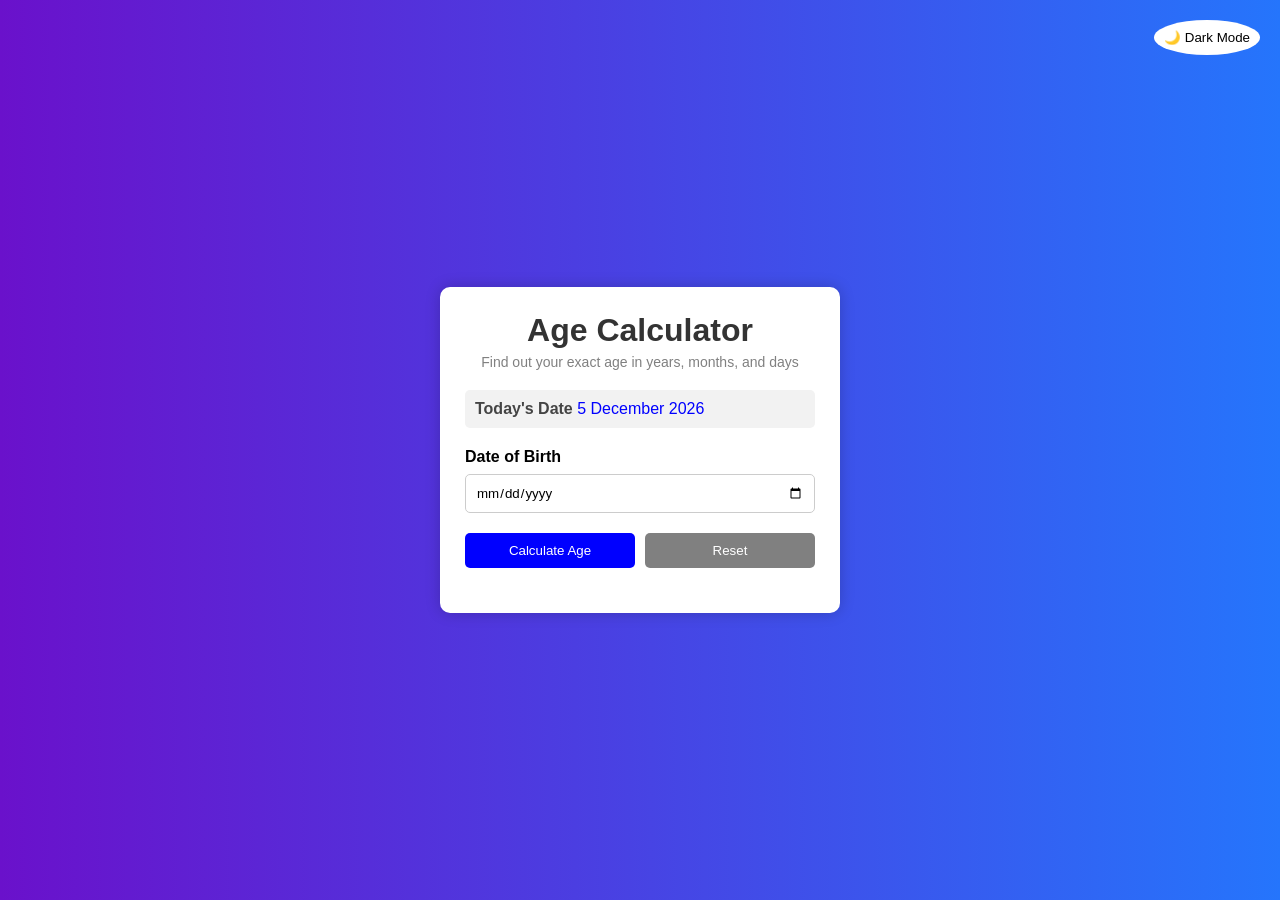
<file: Age_Calculator/index.html>
<!DOCTYPE html>
<html lang="en">
<head>
    <meta charset="UTF-8">
    <meta name="viewport" content="width=device-width, initial-scale=1.0">
    <title>Age Calculator</title>
    <link rel="stylesheet" href="style.css">
</head>
<body>

    <!--Theme Toggle Button  -->
    <button id="themeToggle" class="theme-toggle">🌙 Dark Mode</button>

    <!-- Main Container  -->
    <div class="container">

        <!-- Header  -->
        <div class="header">
            <h1>Age Calculator</h1>
            <p>Find out your exact age in years, months, and days</p>
        </div>

        <!--Today's Date Display -->
        <div class="today-date" id="todayDate">
            <span class="label">Today's Date</span>
            <span class="date-value" id="dateValue">--</span>
        </div>

        <!-- Input Section  -->
        <div class="input-section">
            <label for="dobInput">Date of Birth</label>
            <input type="date" id="dobInput">

            <!--  Error Message  -->
            <div id="errorMessage" class="error-message"></div>
        </div>

        <!-- Button Row  -->
        <div class="button-row">
            <button id="calcBtn" class="btn btn-primary">Calculate Age</button>
            <button id="resetBtn" class="btn btn-secondary">Reset</button>
        </div>

        <!-- Result Card  -->
        <div id="resultCard" class="result-card hidden">
            <h2>Your Age</h2>
            <div class="result-row">
                <div class="result-box">
                    <span class="result-number" id="yearsDisplay">0</span>
                    <span class="result-label">Years</span>
                </div>
                <div class="result-box">
                    <span class="result-number" id="monthsDisplay">0</span>
                    <span class="result-label">Months</span>
                </div>
                <div class="result-box">
                    <span class="result-number" id="daysDisplay">0</span>
                    <span class="result-label">Days</span>
                </div>
            </div>

            <!-- Bonus Info Section -->
            <div class="bonus-info">
                <div class="info-item">
                    <span class="info-label">Days Lived</span>
                    <span class="info-value" id="daysLived">--</span>
                </div>
                <div class="info-item">
                    <span class="info-label">Next Birthday</span>
                    <span class="info-value" id="nextBirthday">--</span>
                </div>
                <div class="info-item">
                    <span class="info-label">Age Category</span>
                    <span class="info-value" id="ageCategory">--</span>
                </div>
                <div class="info-item">
                    <span class="info-label">Birthday Wish</span>
                    <span class="info-value" id="birthdayWish">--</span>
                </div>
            </div>
        </div>

    </div>

    <script src="script.js"></script>

</body>
</html>
</file>
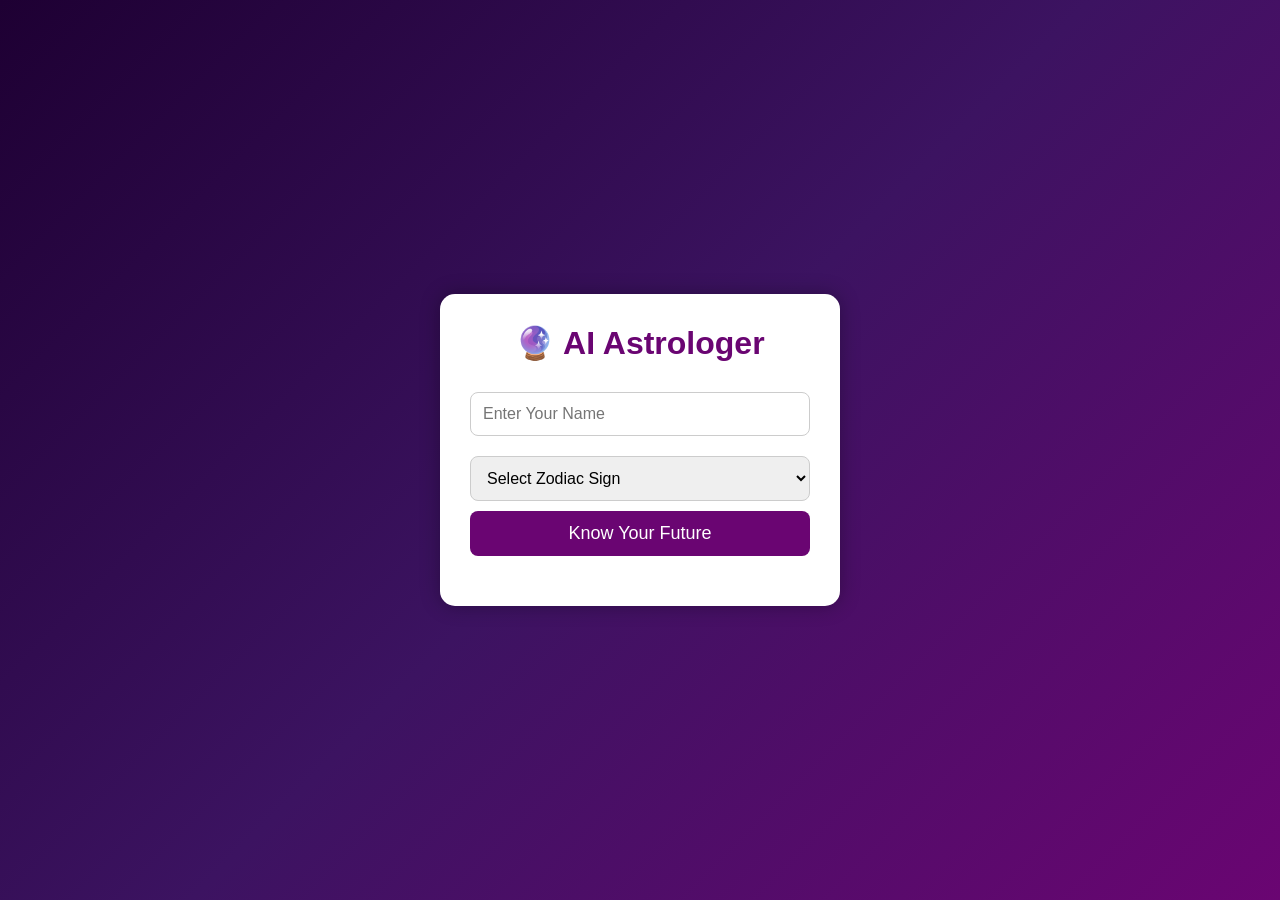
<file: Astrology/index.html>
<!DOCTYPE html>
<html lang="en">
<head>
    <meta charset="UTF-8">
    <meta name="viewport" content="width=device-width, initial-scale=1.0">
    <title>Astrologer</title>
    <link rel="stylesheet" href="style.css">
</head>
<body>

<div class="container">
    <h1>🔮 AI Astrologer</h1>

    <input type="text" id="name" placeholder="Enter Your Name">

    <select id="zodiac">
        <option value="">Select Zodiac Sign</option>
        <option>Aries</option>
        <option>Taurus</option>
        <option>Gemini</option>
        <option>Cancer</option>
        <option>Leo</option>
        <option>Virgo</option>
        <option>Libra</option>
        <option>Scorpio</option>
        <option>Sagittarius</option>
        <option>Capricorn</option>
        <option>Aquarius</option>
        <option>Pisces</option>
    </select>

    <button onclick="predict()">Know Your Future</button>

    <div id="result"></div>
</div>

<script src="script.js"></script>

</body>
</html>
</file>
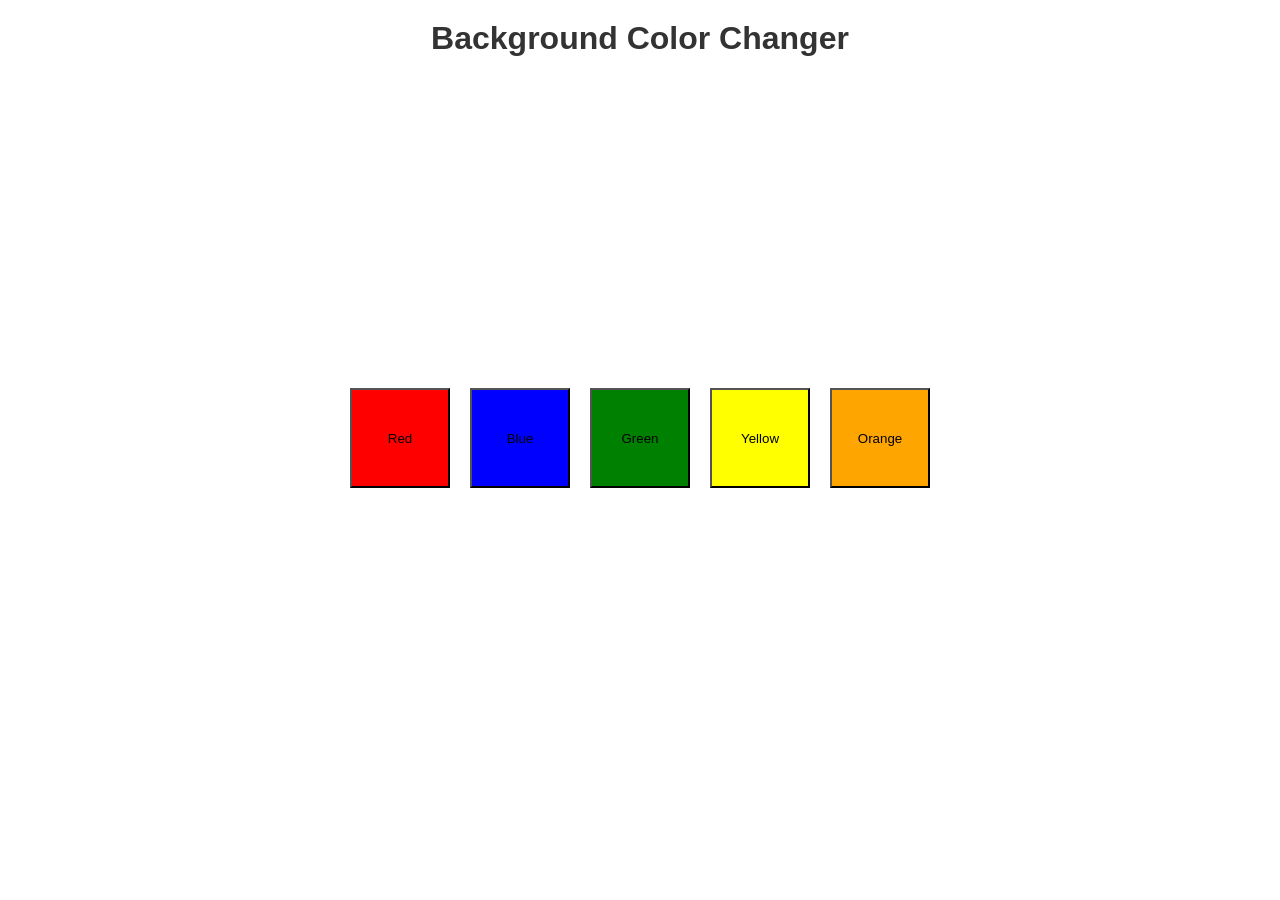
<file: Background_Color_Changer/index.html>
<!DOCTYPE html>
<html lang="en">
<head>
    <meta charset="UTF-8">
    <meta name="viewport" content="width=device-width, initial-scale=1.0">
    <title>Background-Color-Changer</title>
    <link rel="stylesheet" href="style.css">
</head>
<body>
    <h1>Background Color Changer</h1>
    <div class="container">
        <button id="red">Red</button>
        <button id="blue">Blue</button>
        <button id="green">Green</button>
        <button id="yellow">Yellow</button>
        <button id="orange">Orange</button>
    </div>
    <script src="script.js"></script>
</body>
</html>
</file>
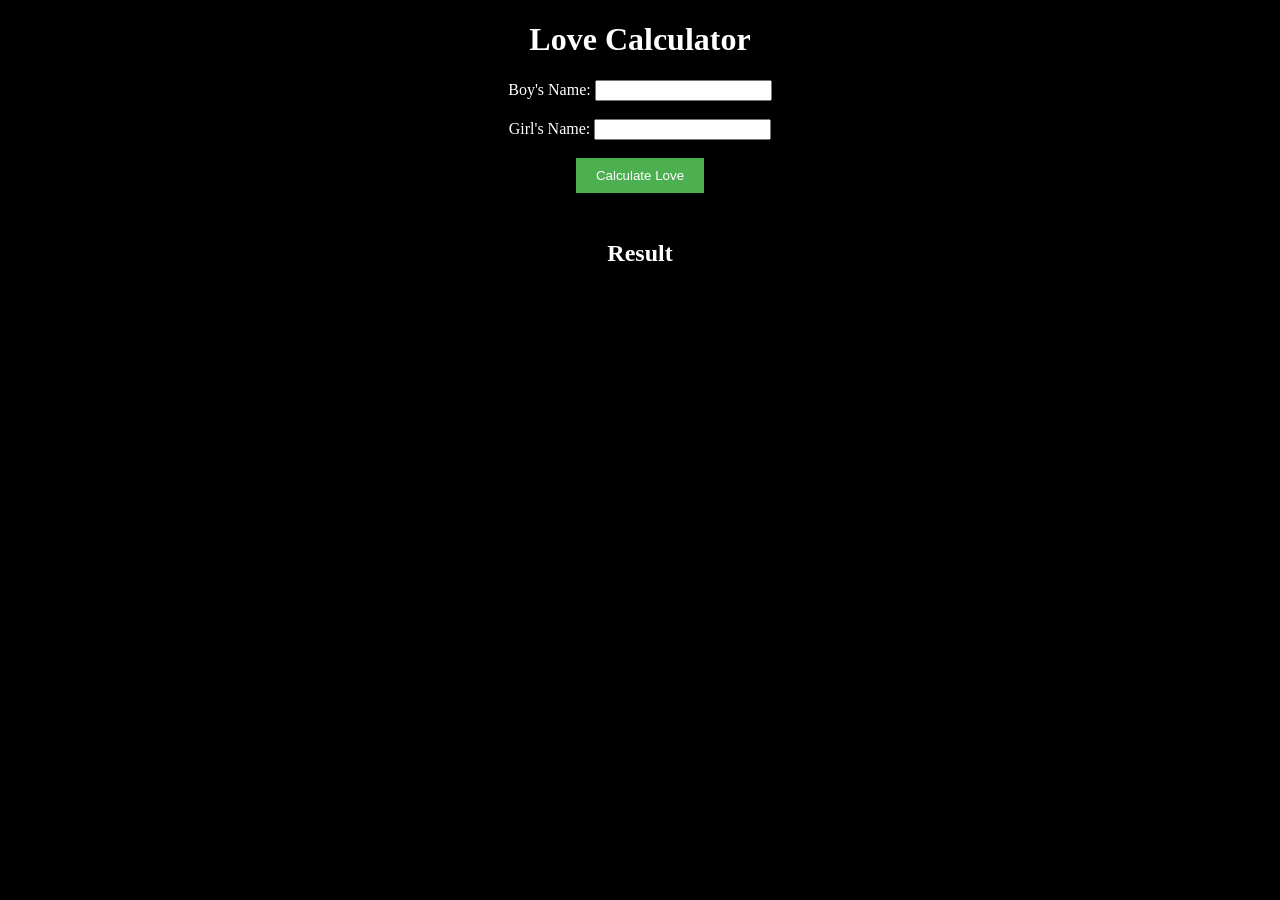
<file: Love_Calculator/index.html>
<!DOCTYPE html>
<html lang="en">
<head>
    <meta charset="UTF-8">
    <meta name="viewport" content="width=device-width, initial-scale=1.0">
    <title>Love Calculator</title>
    <link rel="stylesheet" href="style.css">
</head>
<body style= "background-color: black; color: white; text-align: center;">
    <div>
        <h1>Love Calculator</h1>
        <form>
            <label for="Boy" required>Boy's Name:</label>
            <input type="text" id="Boy" name="Boy" required>
            <br>
            <br>
            <label for="Girl" required>Girl's Name:</label>
            <input type="text" id="Girl" name="Girl" required>
            <br>
            <br>
            <button type="submit">Calculate Love <br></button>
        </form>
        <h2 id="result"> <br>Result</h2>
    </div>
    <script src="script.js"></script>
</body>
</html>
</file>
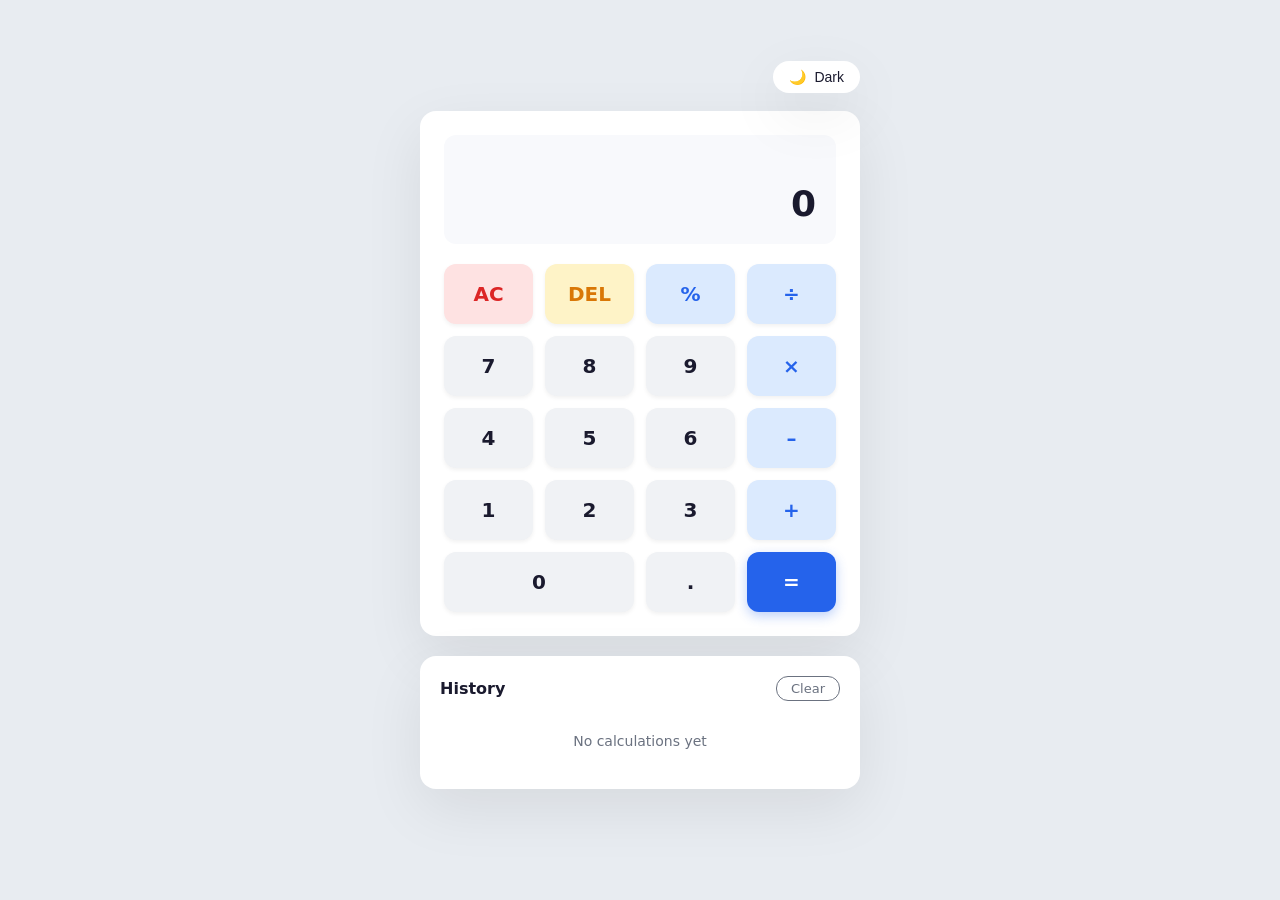
<file: Modern-Calculator/index.html>
<!DOCTYPE html>
<html lang="en">
<head>
  <meta charset="UTF-8" />
  <meta name="viewport" content="width=device-width, initial-scale=1.0" />
  <title>Modern Calculator</title>
  <link rel="stylesheet" href="style.css" />
</head>
<body>

  <div class="container">

    <!-- Theme Toggle Button -->
    <button id="theme-toggle" class="theme-toggle" title="Toggle Theme">
      <span id="theme-icon">🌙</span>
      <span id="theme-label">Dark</span>
    </button>

    <!-- Calculator Wrapper -->
    <div class="calculator">

      <!-- Display Section -->
      <div class="display">
        <div class="expression" id="expression"></div>
        <div class="result" id="result">0</div>
      </div>

      <!-- Button Grid -->
      <div class="buttons">
        <button class="btn btn-clear" data-value="AC">AC</button>
        <button class="btn btn-del" data-value="DEL">DEL</button>
        <button class="btn btn-operator" data-value="%">%</button>
        <button class="btn btn-operator" data-value="/">÷</button>

        <button class="btn btn-number" data-value="7">7</button>
        <button class="btn btn-number" data-value="8">8</button>
        <button class="btn btn-number" data-value="9">9</button>
        <button class="btn btn-operator" data-value="*">×</button>

        <button class="btn btn-number" data-value="4">4</button>
        <button class="btn btn-number" data-value="5">5</button>
        <button class="btn btn-number" data-value="6">6</button>
        <button class="btn btn-operator" data-value="-">–</button>

        <button class="btn btn-number" data-value="1">1</button>
        <button class="btn btn-number" data-value="2">2</button>
        <button class="btn btn-number" data-value="3">3</button>
        <button class="btn btn-operator" data-value="+">+</button>

        <button class="btn btn-number btn-zero" data-value="0">0</button>
        <button class="btn btn-number" data-value=".">.</button>
        <button class="btn btn-equal" data-value="=">=</button>
      </div>

    </div>

    <!-- History Section -->
    <div class="history">
      <div class="history-header">
        <h3>History</h3>
        <button id="clear-history" class="clear-history-btn">Clear</button>
      </div>
      <div class="history-list" id="history-list">
        <p class="history-empty">No calculations yet</p>
      </div>
    </div>

  </div>

  <script src="script.js"></script>
</body>
</html>
</file>
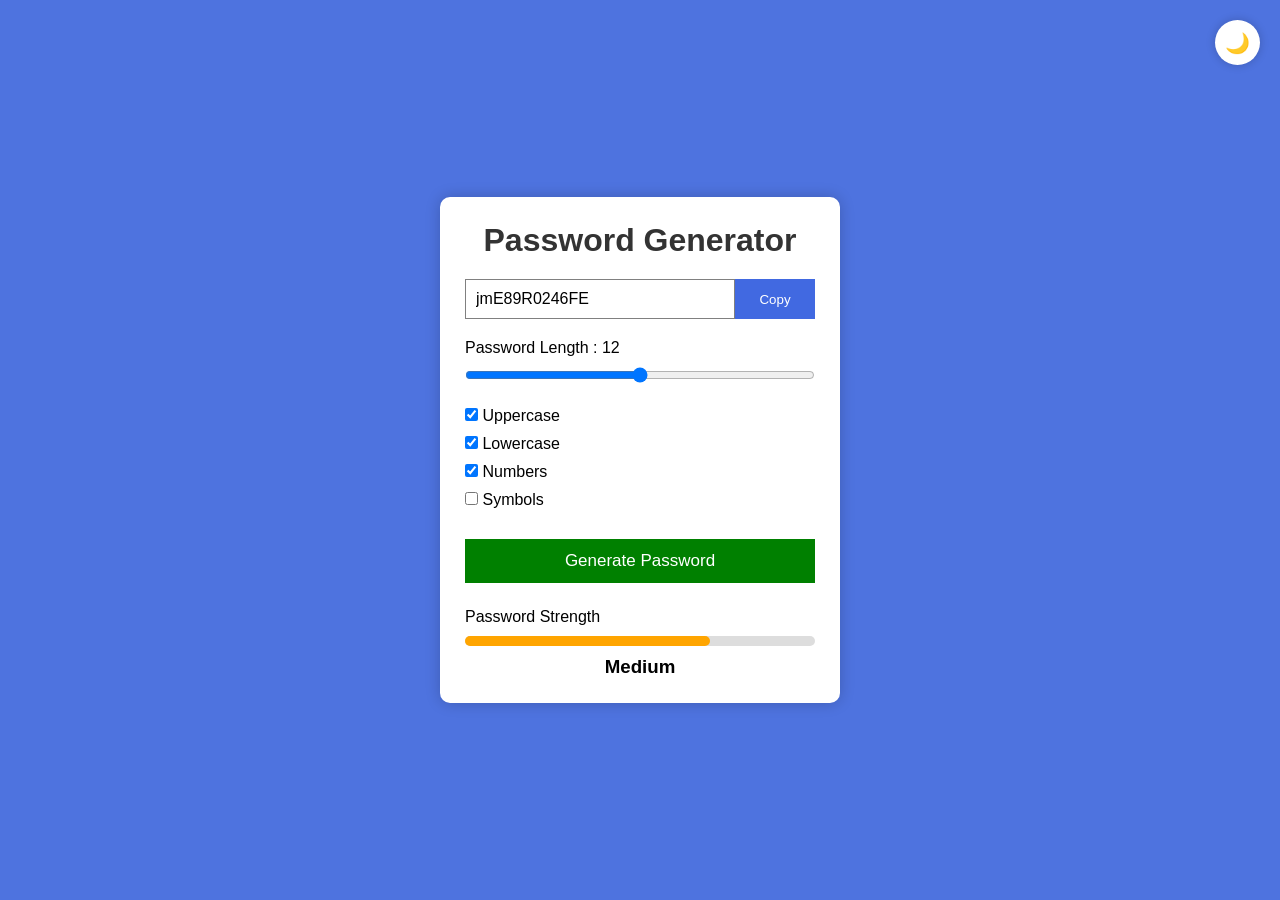
<file: password_generator/index.html>
<!DOCTYPE html>
<html lang="en">

<head>

    <meta charset="UTF-8">
    <meta name="viewport" content="width=device-width, initial-scale=1.0">

    <title>Password Generator</title>

    <link rel="stylesheet" href="style.css">

</head>

<body>
<div class="theme">
    <button id="themeBtn">🌙</button>
</div>
    <div class="container">
      

        <h1>Password Generator</h1>

        <div class="password-box">

            <input type="text" id="password" readonly>

            <button id="copyBtn">Copy</button>

        </div>

        <div class="length">

            <label>Password Length :
                <span id="lengthValue">12</span>
            </label>

            <input type="range" min="4" max="20" value="12" id="length">

        </div>

        <div class="options">

            <div>
                <input type="checkbox" id="upper" checked>
                <label>Uppercase</label>
            </div>

            <div>
                <input type="checkbox" id="lower" checked>
                <label>Lowercase</label>
            </div>

            <div>
                <input type="checkbox" id="number" checked>
                <label>Numbers</label>
            </div>

            <div>
                <input type="checkbox" id="symbol">
                <label>Symbols</label>
            </div>

        </div>

        <button class="generate" id="generateBtn">
            Generate Password
        </button>

        <div class="strength">

            <p>Password Strength</p>

            <div class="bar">

                <div class="fill" id="fill"></div>

            </div>

            <h3 id="status">Medium</h3>

        </div>

    </div>

    <script src="script.js"></script>

</body>

</html>
</file>
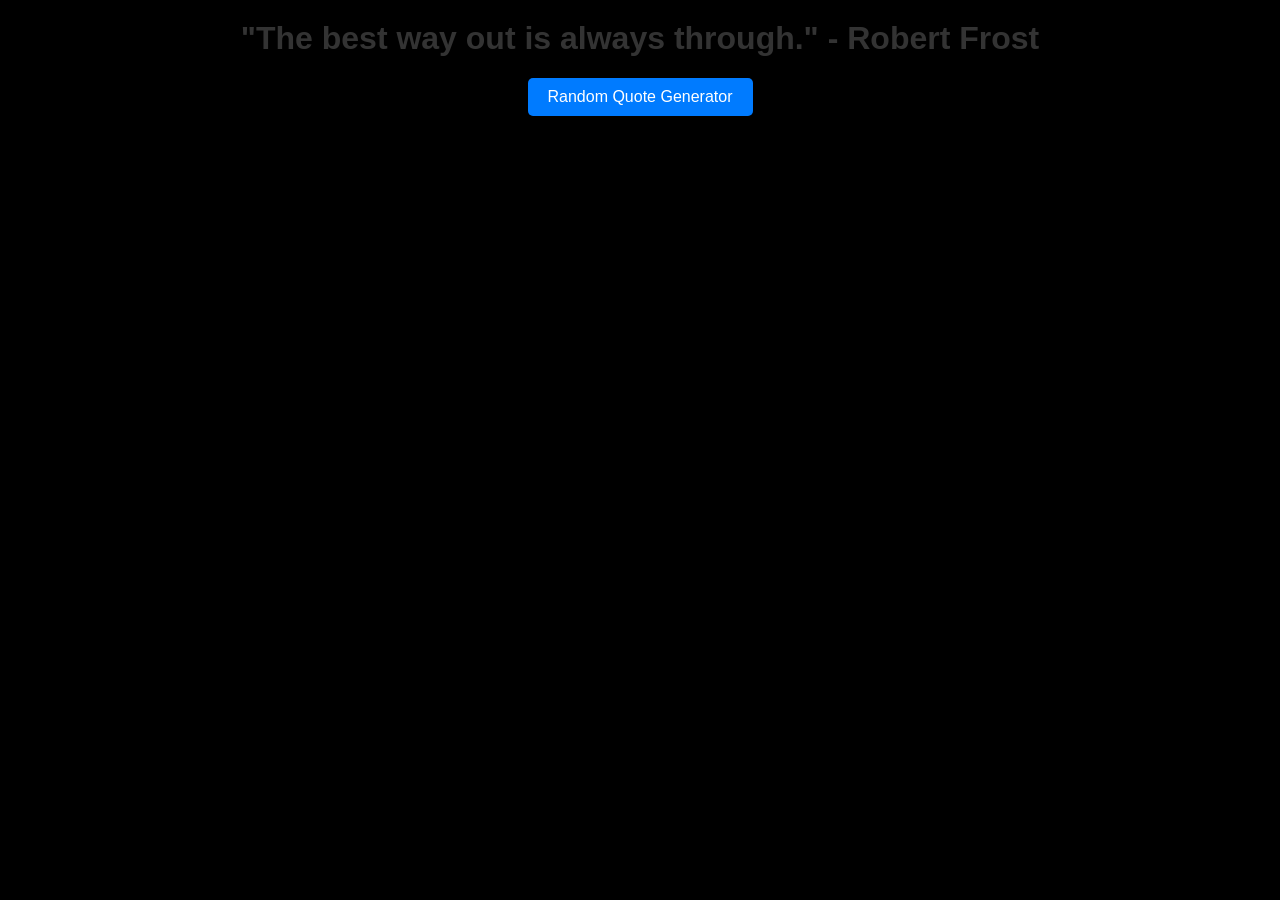
<file: Random_Quote_Generator/index.html>
<!DOCTYPE html>
<html lang="en">
<head>
    <meta charset="UTF-8">
    <meta name="viewport" content="width=device-width, initial-scale=1.0">

    <!-- CSS File Link -->
    <link rel="stylesheet" href="style.css">

    <title>Random Quote Generator</title>
</head>
<body>
    <h1 id="quote">"The best way out is always through." - Robert Frost</h1>

    <button id="generate-btn">Random Quote Generator</button>
    <script src="script.js"></script>
</body>
</body>
</html>
</file>
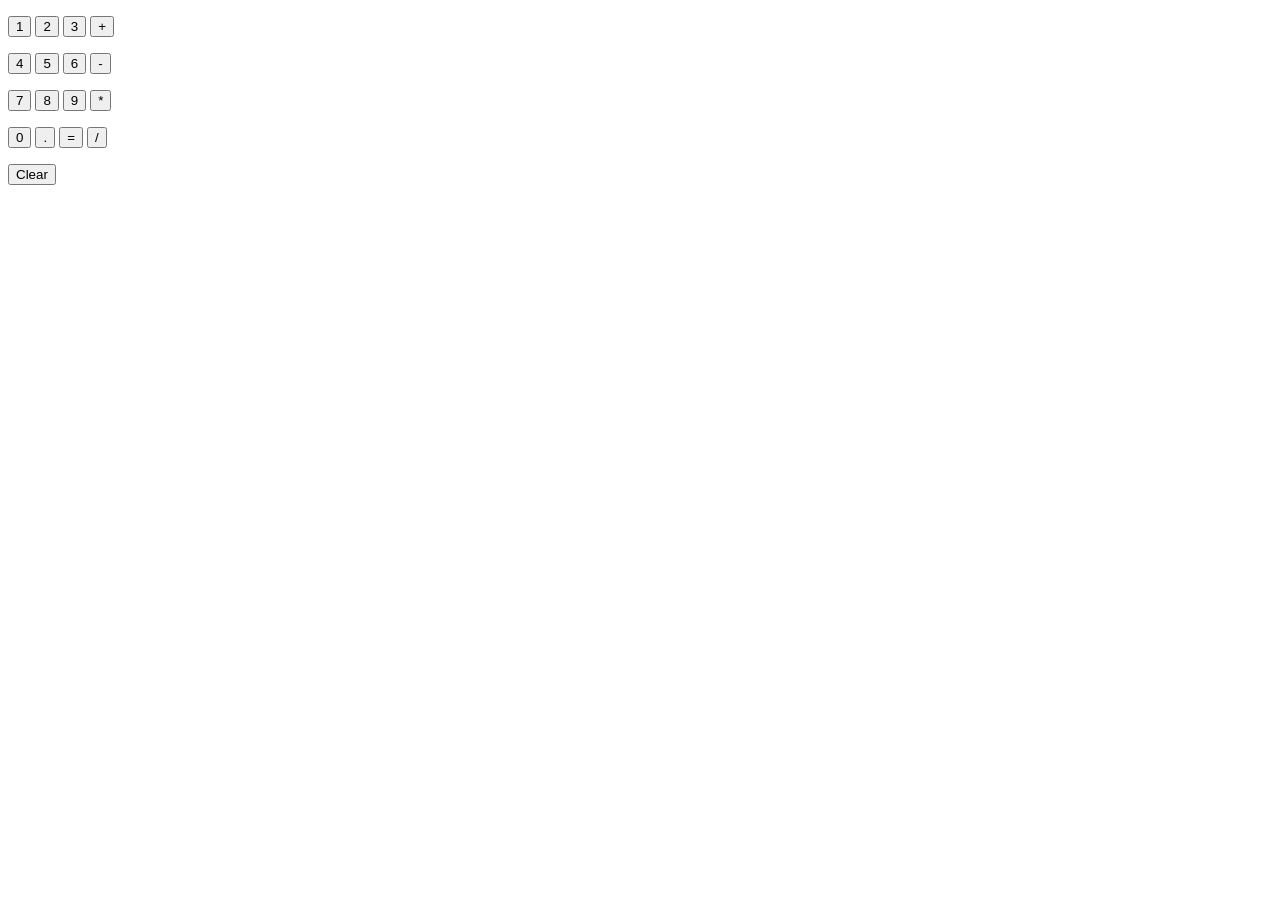
<file: calculation.html>
<!DOCTYPE html>
<html>
  <head></head>
  <body>
    <p>
      <button onclick="
        calculation += '1';
        console.log(calculation);
      ">1</button>

      <button onclick="
        calculation += '2';
        console.log(calculation);
      ">2</button>

      <button onclick="
        calculation += '3';
        console.log(calculation);
      ">3</button>

      <button onclick="
        calculation += ' + ';
        console.log(calculation);
      ">+</button>
    </p>

    <p>
      <button onclick="
        calculation += '4';
        console.log(calculation);
      ">4</button>

      <button onclick="
        calculation += '5';
        console.log(calculation);
      ">5</button>

      <button onclick="
        calculation += '6';
        console.log(calculation);
      ">6</button>

      <button onclick="
        calculation += ' - ';
        console.log(calculation);
      ">-</button>
    </p>

    <p>
      <button onclick="
        calculation += '7';
        console.log(calculation);
      ">7</button>

      <button onclick="
        calculation += '8';
        console.log(calculation);
      ">8</button>

      <button onclick="
        calculation += '9';
        console.log(calculation);
      ">9</button>

      <button onclick="
        calculation += ' * ';
        console.log(calculation);
      ">*</button>
    </p>

    <p>
      <button onclick="
        calculation += '0';
        console.log(calculation);
      ">0</button>

      <button onclick="
        calculation += '.';
        console.log(calculation);
      ">.</button>

      <button onclick="
        // Note: eval() takes a string and runs it as code.
        // Avoid using eval() in real world projects since
        // it can potentially be given harmful code to run.
        // Only use eval() for learning purposes.
        calculation = eval(calculation);
        console.log(calculation);
      ">=</button>

      <button onclick="
        calculation += ' / ';
        console.log(calculation);
      ">/</button>
    </p>

    <p>
      <button onclick="
        calculation = '';
        console.log('Cleared.');
      ">Clear</button>
    </p>

    <script>
      let calculation = '';
    </script>
  </body>
</html>
</file>
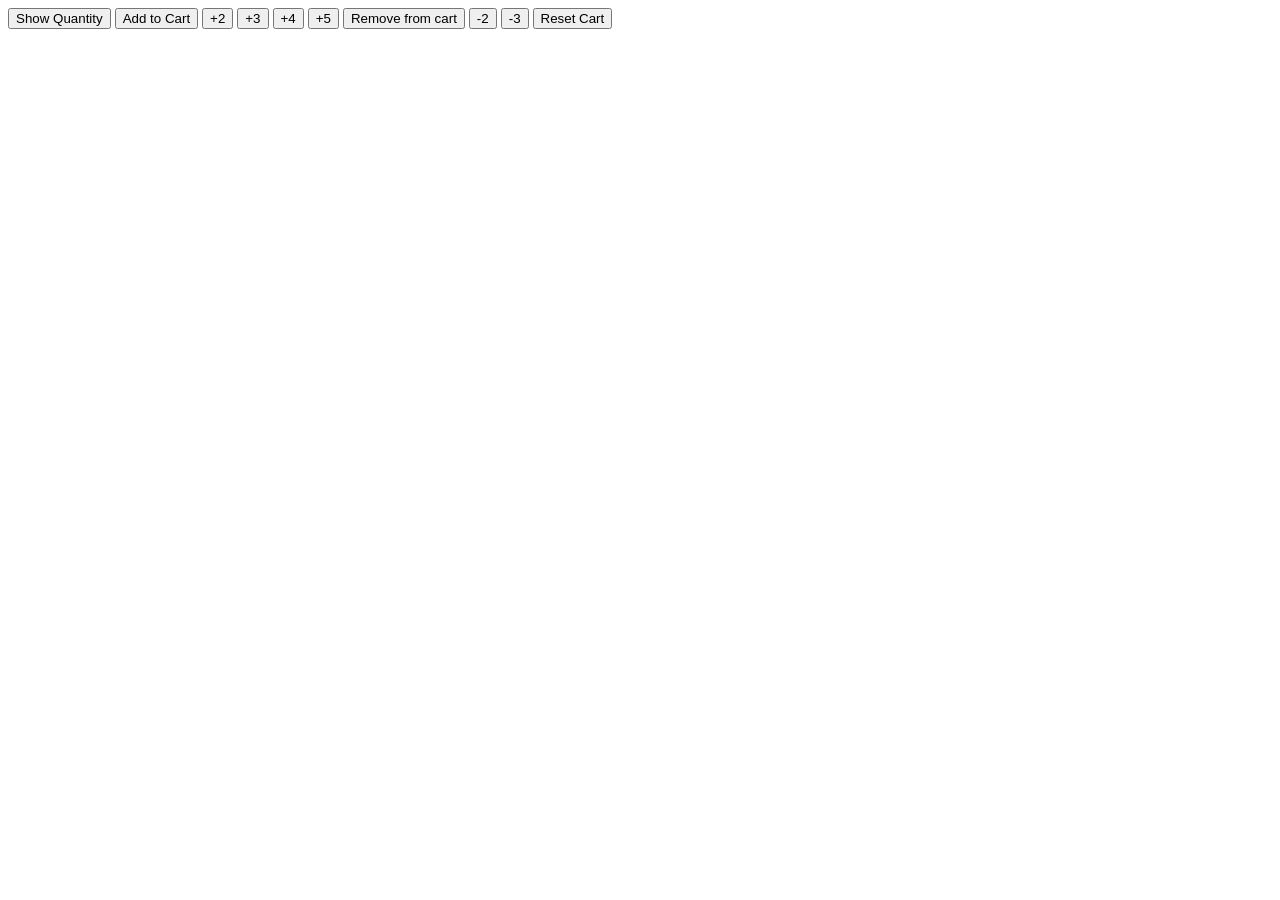
<file: Cart-quantity.html>
<!DOCTYPE html>
<html>
  <head>
    <title>Cart Quantity</title>
  </head>
  <body>
    <button onclick="
      console.log(`Cart quantity: ${cartQuantity}`);
    ">Show Quantity</button>

    <button onclick="
      if (cartQuantity + 1 > 10) {
        alert('The cart is full');
      } else {
        cartQuantity++;
        console.log(`Cart quantity: ${cartQuantity}`);
      }
    ">Add to Cart</button>

    <button onclick="
      if (cartQuantity + 2 > 10) {
        alert('The cart is full');
      } else {
        cartQuantity += 2;
        console.log(`Cart quantity: ${cartQuantity}`);
      }
    ">+2</button>

    <button onclick="
      if (cartQuantity + 3 > 10) {
        alert('The cart is full');
      } else {
        cartQuantity = cartQuantity + 3;
        console.log(`Cart quantity: ${cartQuantity}`);
      }
    ">+3</button>

    <button onclick="
      if (cartQuantity + 4 > 10) {
        alert('The cart is full');
      } else {
        cartQuantity += 4;
        console.log(`Cart quantity: ${cartQuantity}`);
      }
    ">+4</button>

    <button onclick="
      if (cartQuantity + 5 > 10) {
        alert('The cart is full');
      } else {
        cartQuantity += 5;
        console.log(`Cart quantity: ${cartQuantity}`);
      }
    ">+5</button>

    <!-- vvv This code was changed. vvv -->
    <button onclick="
      if (cartQuantity - 1 < 0) {
        alert('Not enough items in the cart');
      } else {
        cartQuantity--;
        console.log(`Cart quantity: ${cartQuantity}`);
      }
    ">Remove from cart</button>

    <button onclick="
      if (cartQuantity - 2 < 0) {
        alert('Not enough items in the cart');
      } else {
        cartQuantity -= 2;
        console.log(`Cart quantity: ${cartQuantity}`);
      }
    ">-2</button>

    <button onclick="
      if (cartQuantity - 3 < 0) {
        alert('Not enough items in the cart');
      } else {
        cartQuantity -= 3;
        console.log(`Cart quantity: ${cartQuantity}`);
      }
    ">-3</button>
    <!-- ^^^ This code was changed. ^^^ -->

    <button onclick="
      cartQuantity = 0;
      console.log('Cart was reset.');
      console.log(`Cart quantity: ${cartQuantity}`);
    ">Reset Cart</button>

    <script>
      let cartQuantity = 0;
    </script>
  </body>
</html>
</file>
<file: Age_Calculator/style.css>
*{
    margin:0;
    padding:0;
    box-sizing:border-box;
    font-family:Arial,sans-serif;
}

body{
    background:linear-gradient(to right,#6a11cb,#2575fc);
    display:flex;
    justify-content:center;
    align-items:center;
    min-height:100vh;
    padding:20px;
}

.container{
    width:400px;
    background:white;
    padding:25px;
    border-radius:10px;
    box-shadow:0 0 15px rgba(0,0,0,0.2);
}

.header{
    text-align:center;
    margin-bottom:20px;
}

.header h1{
    color:#333;
    margin-bottom:5px;
}

.header p{
    color:gray;
    font-size:14px;
}

.theme-toggle{
    position:absolute;
    top:20px;
    right:20px;
    padding:10px;
    border:none;
    border-radius:50%;
    cursor:pointer;
    background:white;
}

.today-date{
    background:#f2f2f2;
    padding:10px;
    border-radius:5px;
    margin-bottom:20px;
}

.label{
    font-weight:bold;
    color:#444;
}

.date-value{
    color:blue;
    margin-top:5px;
}

.input-section{
    margin-bottom:20px;
}

.input-section label{
    display:block;
    margin-bottom:8px;
    font-weight:bold;
}

.input-section input{
    width:100%;
    padding:10px;
    border:1px solid #ccc;
    border-radius:5px;
    outline:none;
}

.input-section input:focus{
    border:1px solid blue;
}

.error-message{
    color:red;
    margin-top:8px;
    font-size:14px;
}

.button-row{
    display:flex;
    gap:10px;
    margin-bottom:20px;
}

.btn{
    flex:1;
    padding:10px;
    border:none;
    cursor:pointer;
    border-radius:5px;
}

.btn-primary{
    background:blue;
    color:white;
}

.btn-primary:hover{
    background:darkblue;
}

.btn-secondary{
    background:gray;
    color:white;
}

.btn-secondary:hover{
    background:black;
}

.result-card{
    background:#f8f8f8;
    padding:20px;
    border-radius:8px;
    text-align:center;
}

.hidden{
    display:none;
}

.result-card h2{
    margin-bottom:20px;
}

.result-row{
    display:flex;
    justify-content:space-around;
    margin-bottom:20px;
}

.result-box{
    width:90px;
    background:white;
    padding:10px;
    border-radius:5px;
    box-shadow:0 0 5px rgba(0,0,0,0.1);
}

.result-number{
    font-size:28px;
    color:blue;
    font-weight:bold;
}

.result-label{
    font-size:14px;
    color:gray;
}

.bonus-info{
    margin-top:20px;
}

.info-item{
    background:white;
    padding:10px;
    margin-top:10px;
    border-radius:5px;
}

.info-label{
    font-size:13px;
    color:gray;
}

.info-value{
    font-size:16px;
    font-weight:bold;
    color:#333;
}

.dark-mode{
    background:#222;
}

.dark-mode .container{
    background:#333;
    color:white;
}

.dark-mode input{
    background:#555;
    color:white;
}

.dark-mode .result-box{
    background:#444;
}

.dark-mode .today-date{
    background:#444;
}

.dark-mode .info-item{
    background:#444;
}

@media(max-width:500px){

.container{
    width:100%;
}

.button-row{
    flex-direction:column;
}

.result-row{
    flex-direction:column;
    align-items:center;
    gap:10px;
}

}
</file>
<file: Astrology/style.css>
*{
    margin:0;
    padding:0;
    box-sizing:border-box;
    font-family:Arial,sans-serif;
}

body{
    background:linear-gradient(135deg,#1e0033,#3c1361,#6a0572);
    display:flex;
    justify-content:center;
    align-items:center;
    height:100vh;
}

.container{
    width:400px;
    background:white;
    padding:30px;
    border-radius:15px;
    text-align:center;
    box-shadow:0 0 20px rgba(0,0,0,0.3);
}

h1{
    color:#6a0572;
    margin-bottom:20px;
}

input,select{
    width:100%;
    padding:12px;
    margin:10px 0;
    border-radius:8px;
    border:1px solid #ccc;
    font-size:16px;
}

button{
    width:100%;
    padding:12px;
    background:#6a0572;
    color:white;
    border:none;
    border-radius:8px;
    cursor:pointer;
    font-size:18px;
}

button:hover{
    background:#4b034f;
}

#result{
    margin-top:20px;
    font-size:18px;
    color:#222;
    font-weight:bold;
}
</file>
<file: Background_Color_Changer/style.css>
body{
    background-color: white;
    font-family: 'Arial', sans-serif;
    margin: 0;
    padding: 0;
}
h1{
    text-align: center;
    color: #333;
    font-family: 'Arial', sans-serif;
    margin-top: 20px;
}
.container{
    display: flex;
    justify-content: center;
    align-items: center;
    height: 80vh;
}
#red{
    width: 100px;
    height: 100px;
    background-color: red;
    margin: 10px;
    cursor: pointer;
}
#blue{
    width: 100px;
    height: 100px;
    background-color: blue;
    margin: 10px;
    cursor: pointer;
}   
#green{
    width: 100px;
    height: 100px;
    background-color: green;
    margin: 10px;
    cursor: pointer;
}
#yellow{
    width: 100px;
    height: 100px;
    background-color: yellow;
    margin: 10px;
    cursor: pointer;
}

#orange{
    width: 100px;
    height: 100px;
    background-color: orange;
    margin: 10px;
    cursor: pointer;
}
</file>
<file: Love_Calculator/style.css>
body{
    background-color: #f2f2f2;
}
button{
    background-color: #4CAF50;
    color: white;
    padding: 10px 20px;
    border: none;
    cursor: pointer;
}
form{
    margin: 20px;
}
</file>
<file: Modern-Calculator/style.css>
/* ===== CSS Variables - Light Theme (Default) ===== */
:root {
  --bg-primary: #e8ecf1;
  --bg-calculator: #ffffff;
  --bg-display: #f8f9fc;
  --text-primary: #1a1a2e;
  --text-secondary: #6b7280;
  --text-result: #1a1a2e;
  --btn-number-bg: #f0f2f5;
  --btn-number-hover: #e4e7ec;
  --btn-number-text: #1a1a2e;
  --btn-operator-bg: #dbeafe;
  --btn-operator-hover: #bfdbfe;
  --btn-operator-text: #2563eb;
  --btn-equal-bg: #2563eb;
  --btn-equal-hover: #1d4ed8;
  --btn-equal-text: #ffffff;
  --btn-clear-bg: #fee2e2;
  --btn-clear-hover: #fecaca;
  --btn-clear-text: #dc2626;
  --btn-del-bg: #fef3c7;
  --btn-del-hover: #fde68a;
  --btn-del-text: #d97706;
  --history-bg: #ffffff;
  --history-item-bg: #f8f9fc;
  --shadow: 0 20px 60px rgba(0, 0, 0, 0.08);
  --shadow-btn: 0 2px 4px rgba(0, 0, 0, 0.06);
  --border-radius: 16px;
  --btn-radius: 12px;
  --accent: #2563eb;
}

/* ===== CSS Variables - Dark Theme ===== */
body.dark {
  --bg-primary: #0f172a;
  --bg-calculator: #1e293b;
  --bg-display: #0f172a;
  --text-primary: #f1f5f9;
  --text-secondary: #94a3b8;
  --text-result: #f1f5f9;
  --btn-number-bg: #334155;
  --btn-number-hover: #475569;
  --btn-number-text: #f1f5f9;
  --btn-operator-bg: #1e3a5f;
  --btn-operator-hover: #1e40af;
  --btn-operator-text: #60a5fa;
  --btn-equal-bg: #2563eb;
  --btn-equal-hover: #1d4ed8;
  --btn-equal-text: #ffffff;
  --btn-clear-bg: #3b1a1a;
  --btn-clear-hover: #5c2626;
  --btn-clear-text: #f87171;
  --btn-del-bg: #3b2e1a;
  --btn-del-hover: #5c4726;
  --btn-del-text: #fbbf24;
  --history-bg: #1e293b;
  --history-item-bg: #0f172a;
  --shadow: 0 20px 60px rgba(0, 0, 0, 0.3);
  --shadow-btn: 0 2px 4px rgba(0, 0, 0, 0.2);
}

/* ===== Global Reset ===== */
* {
  margin: 0;
  padding: 0;
  box-sizing: border-box;
}

body {
  font-family: 'Segoe UI', system-ui, -apple-system, sans-serif;
  background: var(--bg-primary);
  min-height: 100vh;
  display: flex;
  align-items: center;
  justify-content: center;
  transition: background 0.3s ease;
  padding: 20px;
  overflow-y: auto;
}

/* ===== Container ===== */
.container {
  width: 100%;
  max-width: 420px;
  position: relative;
}

/* ===== Theme Toggle ===== */
.theme-toggle {
  position: absolute;
  top: -50px;
  right: 0;
  background: var(--bg-calculator);
  border: none;
  padding: 8px 16px;
  border-radius: 20px;
  cursor: pointer;
  display: flex;
  align-items: center;
  gap: 8px;
  font-size: 14px;
  color: var(--text-primary);
  box-shadow: var(--shadow);
  transition: all 0.3s ease;
}

.theme-toggle:hover {
  transform: translateY(-1px);
  box-shadow: 0 4px 12px rgba(0, 0, 0, 0.15);
}

/* ===== Calculator ===== */
.calculator {
  background: var(--bg-calculator);
  border-radius: var(--border-radius);
  box-shadow: var(--shadow);
  padding: 24px;
  transition: background 0.3s ease, box-shadow 0.3s ease;
}

/* ===== Display ===== */
.display {
  background: var(--bg-display);
  border-radius: var(--btn-radius);
  padding: 20px;
  margin-bottom: 20px;
  min-height: 100px;
  display: flex;
  flex-direction: column;
  justify-content: flex-end;
  align-items: flex-end;
  overflow: hidden;
  transition: background 0.3s ease;
}

.expression {
  font-size: 16px;
  color: var(--text-secondary);
  word-break: break-all;
  text-align: right;
  min-height: 24px;
  width: 100%;
  transition: color 0.3s ease;
}

.result {
  font-size: 36px;
  font-weight: 700;
  color: var(--text-result);
  word-break: break-all;
  text-align: right;
  width: 100%;
  margin-top: 4px;
  transition: color 0.3s ease;
}

/* ===== Buttons Grid ===== */
.buttons {
  display: grid;
  grid-template-columns: repeat(4, 1fr);
  gap: 12px;
}

/* ===== Button Base ===== */
.btn {
  border: none;
  padding: 18px 10px;
  font-size: 20px;
  font-weight: 600;
  border-radius: var(--btn-radius);
  cursor: pointer;
  transition: all 0.15s ease;
  box-shadow: var(--shadow-btn);
  position: relative;
  overflow: hidden;
  font-family: inherit;
}

.btn:hover {
  transform: translateY(-2px) scale(1.03);
  box-shadow: 0 4px 12px rgba(0, 0, 0, 0.1);
}

.btn:active {
  transform: translateY(1px) scale(0.97);
  box-shadow: 0 1px 2px rgba(0, 0, 0, 0.06);
}

.btn:active::after {
  content: '';
  position: absolute;
  inset: 0;
  background: rgba(0, 0, 0, 0.05);
  border-radius: var(--btn-radius);
}

/* ===== Button Types ===== */
.btn-number {
  background: var(--btn-number-bg);
  color: var(--btn-number-text);
}

.btn-number:hover {
  background: var(--btn-number-hover);
}

.btn-operator {
  background: var(--btn-operator-bg);
  color: var(--btn-operator-text);
}

.btn-operator:hover {
  background: var(--btn-operator-hover);
}

.btn-equal {
  background: var(--btn-equal-bg);
  color: var(--btn-equal-text);
  box-shadow: 0 4px 12px rgba(37, 99, 235, 0.3);
}

.btn-equal:hover {
  background: var(--btn-equal-hover);
  box-shadow: 0 6px 16px rgba(37, 99, 235, 0.4);
}

.btn-clear {
  background: var(--btn-clear-bg);
  color: var(--btn-clear-text);
}

.btn-clear:hover {
  background: var(--btn-clear-hover);
}

.btn-del {
  background: var(--btn-del-bg);
  color: var(--btn-del-text);
}

.btn-del:hover {
  background: var(--btn-del-hover);
}

/* Zero button spans 2 columns */
.btn-zero {
  grid-column: span 2;
}

/* ===== Keyboard Press Highlight ===== */
.btn.pressed {
  transform: scale(0.93);
  filter: brightness(0.9);
}

/* ===== History Section ===== */
.history {
  background: var(--history-bg);
  border-radius: var(--border-radius);
  box-shadow: var(--shadow);
  margin-top: 20px;
  padding: 20px;
  max-height: 250px;
  display: flex;
  flex-direction: column;
  transition: background 0.3s ease, box-shadow 0.3s ease;
}

.history-header {
  display: flex;
  justify-content: space-between;
  align-items: center;
  margin-bottom: 12px;
}

.history-header h3 {
  font-size: 16px;
  font-weight: 600;
  color: var(--text-primary);
  transition: color 0.3s ease;
}

.clear-history-btn {
  background: none;
  border: 1px solid var(--text-secondary);
  color: var(--text-secondary);
  padding: 4px 14px;
  border-radius: 12px;
  cursor: pointer;
  font-size: 13px;
  font-weight: 500;
  transition: all 0.2s ease;
  font-family: inherit;
}

.clear-history-btn:hover {
  background: var(--btn-clear-bg);
  color: var(--btn-clear-text);
  border-color: var(--btn-clear-text);
}

.history-list {
  overflow-y: auto;
  flex: 1;
  max-height: 180px;
}

.history-list::-webkit-scrollbar {
  width: 4px;
}

.history-list::-webkit-scrollbar-track {
  background: transparent;
}

.history-list::-webkit-scrollbar-thumb {
  background: var(--text-secondary);
  border-radius: 4px;
}

.history-empty {
  text-align: center;
  color: var(--text-secondary);
  font-size: 14px;
  padding: 20px 0;
}

.history-item {
  display: flex;
  justify-content: space-between;
  align-items: center;
  padding: 10px 14px;
  margin-bottom: 6px;
  background: var(--history-item-bg);
  border-radius: 10px;
  font-size: 14px;
  transition: background 0.3s ease;
  animation: slideIn 0.2s ease;
}

.history-item .history-expr {
  color: var(--text-secondary);
}

.history-item .history-result {
  font-weight: 600;
  color: var(--text-primary);
}

/* ===== Animations ===== */
@keyframes slideIn {
  from {
    opacity: 0;
    transform: translateY(-8px);
  }
  to {
    opacity: 1;
    transform: translateY(0);
  }
}

/* ===== Responsive Design ===== */
@media (max-width: 480px) {
  body {
    padding: 12px;
  }

  .container {
    max-width: 100%;
  }

  .calculator {
    padding: 16px;
    border-radius: 12px;
  }

  .buttons {
    gap: 8px;
  }

  .btn {
    padding: 14px 8px;
    font-size: 18px;
    border-radius: 10px;
  }

  .result {
    font-size: 28px;
  }

  .expression {
    font-size: 14px;
  }

  .theme-toggle {
    top: -44px;
    padding: 6px 12px;
    font-size: 12px;
  }
}

@media (max-width: 360px) {
  .btn {
    padding: 12px 6px;
    font-size: 16px;
  }

  .buttons {
    gap: 6px;
  }

  .result {
    font-size: 24px;
  }

  .calculator {
    padding: 12px;
  }
}

@media (min-width: 768px) {
  .container {
    max-width: 440px;
  }

  .btn:hover {
    transform: translateY(-3px) scale(1.04);
  }
}
</file>
<file: password_generator/style.css>
*{
    margin:0;
    padding:0;
    box-sizing:border-box;
    font-family:Arial,Helvetica,sans-serif;
}

body{

    background:#4e73df;

    display:flex;

    justify-content:center;

    align-items:center;

    height:100vh;

}

.container{

    width:400px;

    background:white;

    padding:25px;

    border-radius:10px;

    box-shadow:0 0 15px rgba(0,0,0,0.2);

}

h1{

    text-align:center;

    margin-bottom:20px;

    color:#333;

}

.password-box{

    display:flex;

    margin-bottom:20px;

}

.password-box input{

    flex:1;

    padding:10px;

    font-size:16px;

    border:1px solid gray;

    outline:none;

}

.password-box button{

    width:80px;

    border:none;

    background:royalblue;

    color:white;

    cursor:pointer;

}

.password-box button:hover{

    background:blue;

}

.length{

    margin:20px 0;

}

.length label{

    display:block;

    margin-bottom:10px;

}

.length input{

    width:100%;

}

.options{

    margin-top:20px;

}

.options div{

    margin:10px 0;

}

.generate{

    width:100%;

    padding:12px;

    margin-top:20px;

    background:green;

    color:white;

    border:none;

    cursor:pointer;

    font-size:17px;

}

.generate:hover{

    background:darkgreen;

}

.strength{

    margin-top:25px;

}

.bar{

    width:100%;

    height:10px;

    background:#ddd;

    border-radius:10px;

    margin-top:10px;

}

.fill{

    width:50%;

    height:10px;

    background:orange;

    border-radius:10px;

}

#status{

    margin-top:10px;

    text-align:center;

}

@media(max-width:450px){

.container{

width:90%;

}

.password-box{

flex-direction:column;

}

.password-box button{

margin-top:10px;

width:100%;

height:40px;

}

}
.theme{
    position:absolute;
    top:20px;
    right:20px;
}

.theme button{

    width:45px;
    height:45px;

    border:none;

    border-radius:50%;

    font-size:20px;

    cursor:pointer;

    background:white;

    box-shadow:0 0 10px rgba(0,0,0,0.2);

}

body.dark{

    background:#121212;

}

body.dark .container{

    background:#1e1e1e;

    color:white;

}

body.dark h1{

    color:white;

}

body.dark input{

    background:#2b2b2b;

    color:white;

    border:1px solid gray;

}

body.dark .password-box button{

    background:#3b82f6;

}

body.dark .generate{

    background:#16a34a;

}

body.dark .bar{

    background:#444;

}

body.dark label{

    color:white;

}

body.dark #status{

    color:white;

}
</file>
<file: Random_Quote_Generator/style.css>
body {
    background-color: black;
    font-family: 'Arial', sans-serif;
    margin: 0;
    padding: 0;
}
h1{
    text-align: center;
    color: #333;
    font-family: 'Arial', sans-serif;
    margin-top: 20px;
}
#quote-box {
    background-color: #f9f9f9;
    border: 1px solid #ddd;
    border-radius: 5px;
    padding: 20px;
    max-width: 600px;
    margin: 30px auto;
    box-shadow: 0 2px 5px rgba(0,0,0,0.1);
}
#text {
    font-size: 1.5em;
    color: #555;
    margin-bottom: 15px;
}
#generate-btn {
    background-color: #007BFF;
    color: white;
    border: none;
    padding: 10px 20px;
    font-size: 1em;
    border-radius: 5px;
    cursor: pointer;
    text-align: center;
    justify-content: center;
    display: block;
    margin: 0 auto;
    
}
</file>
